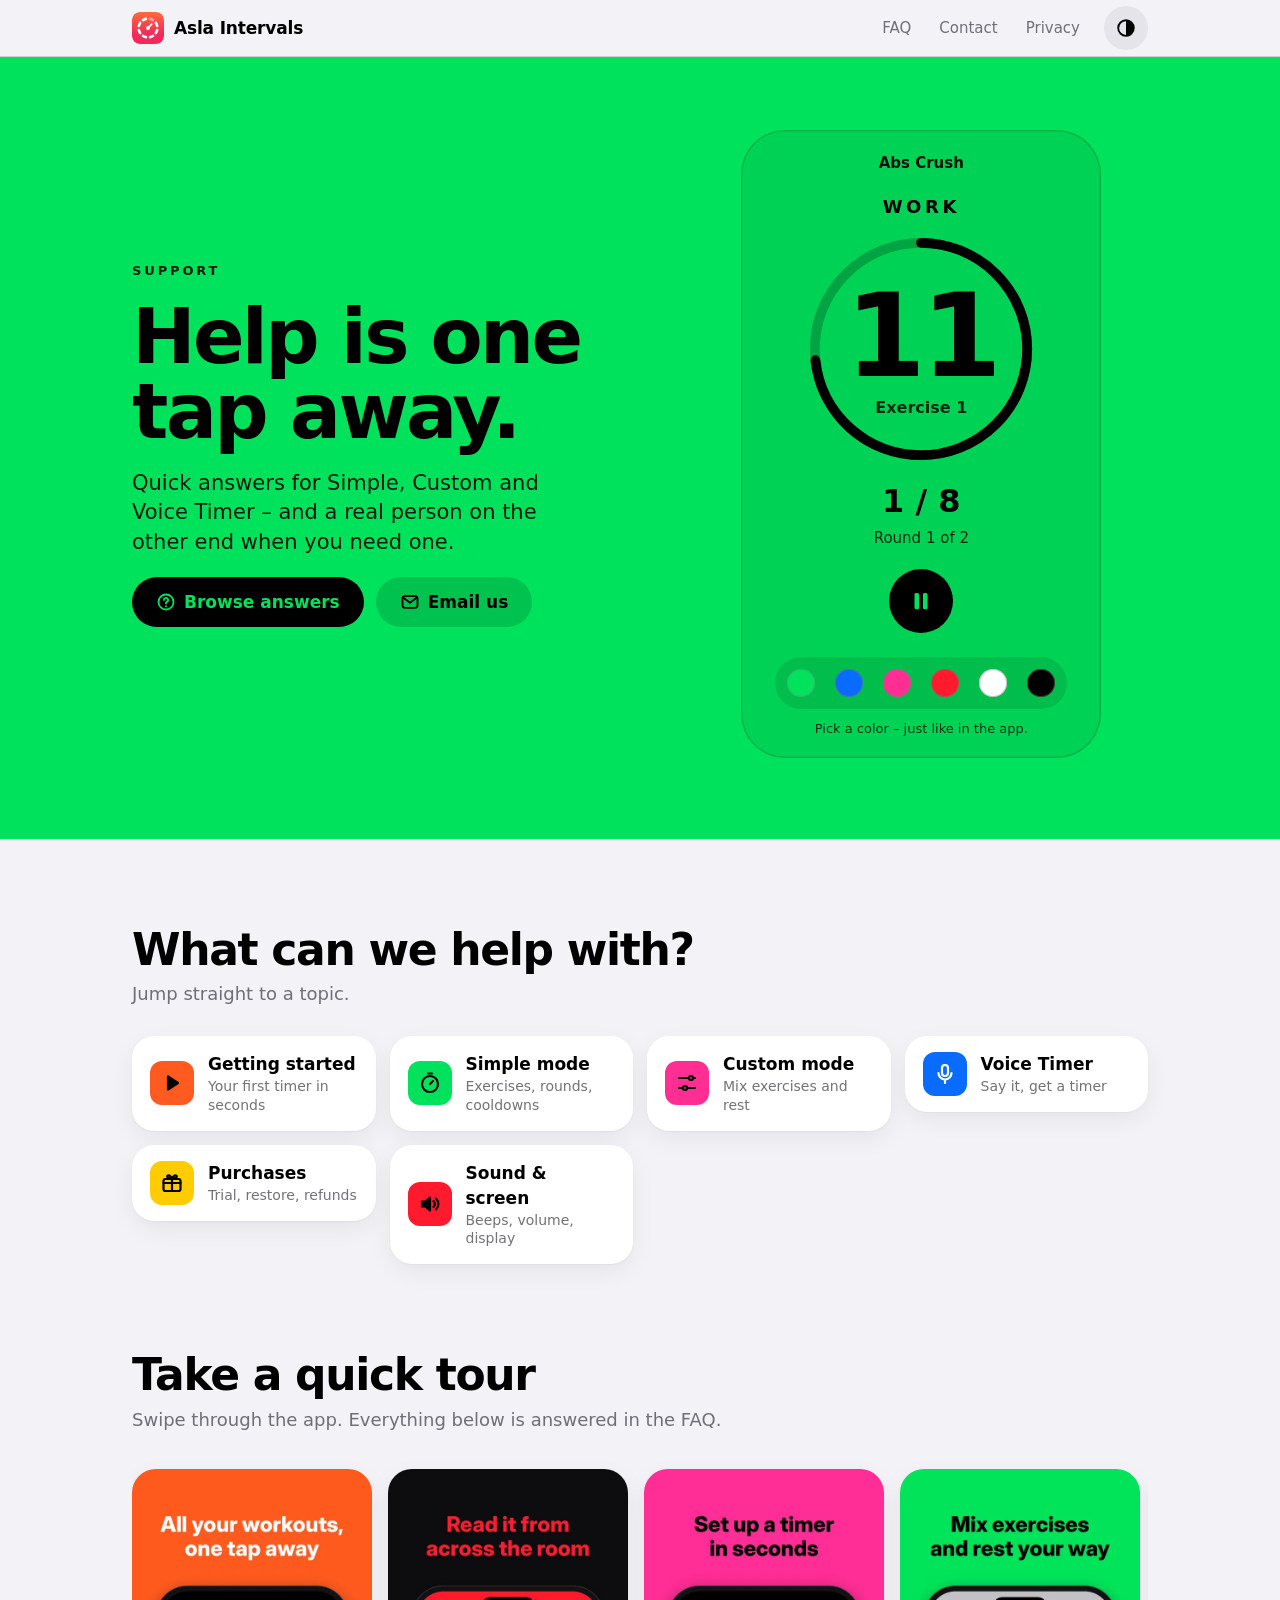
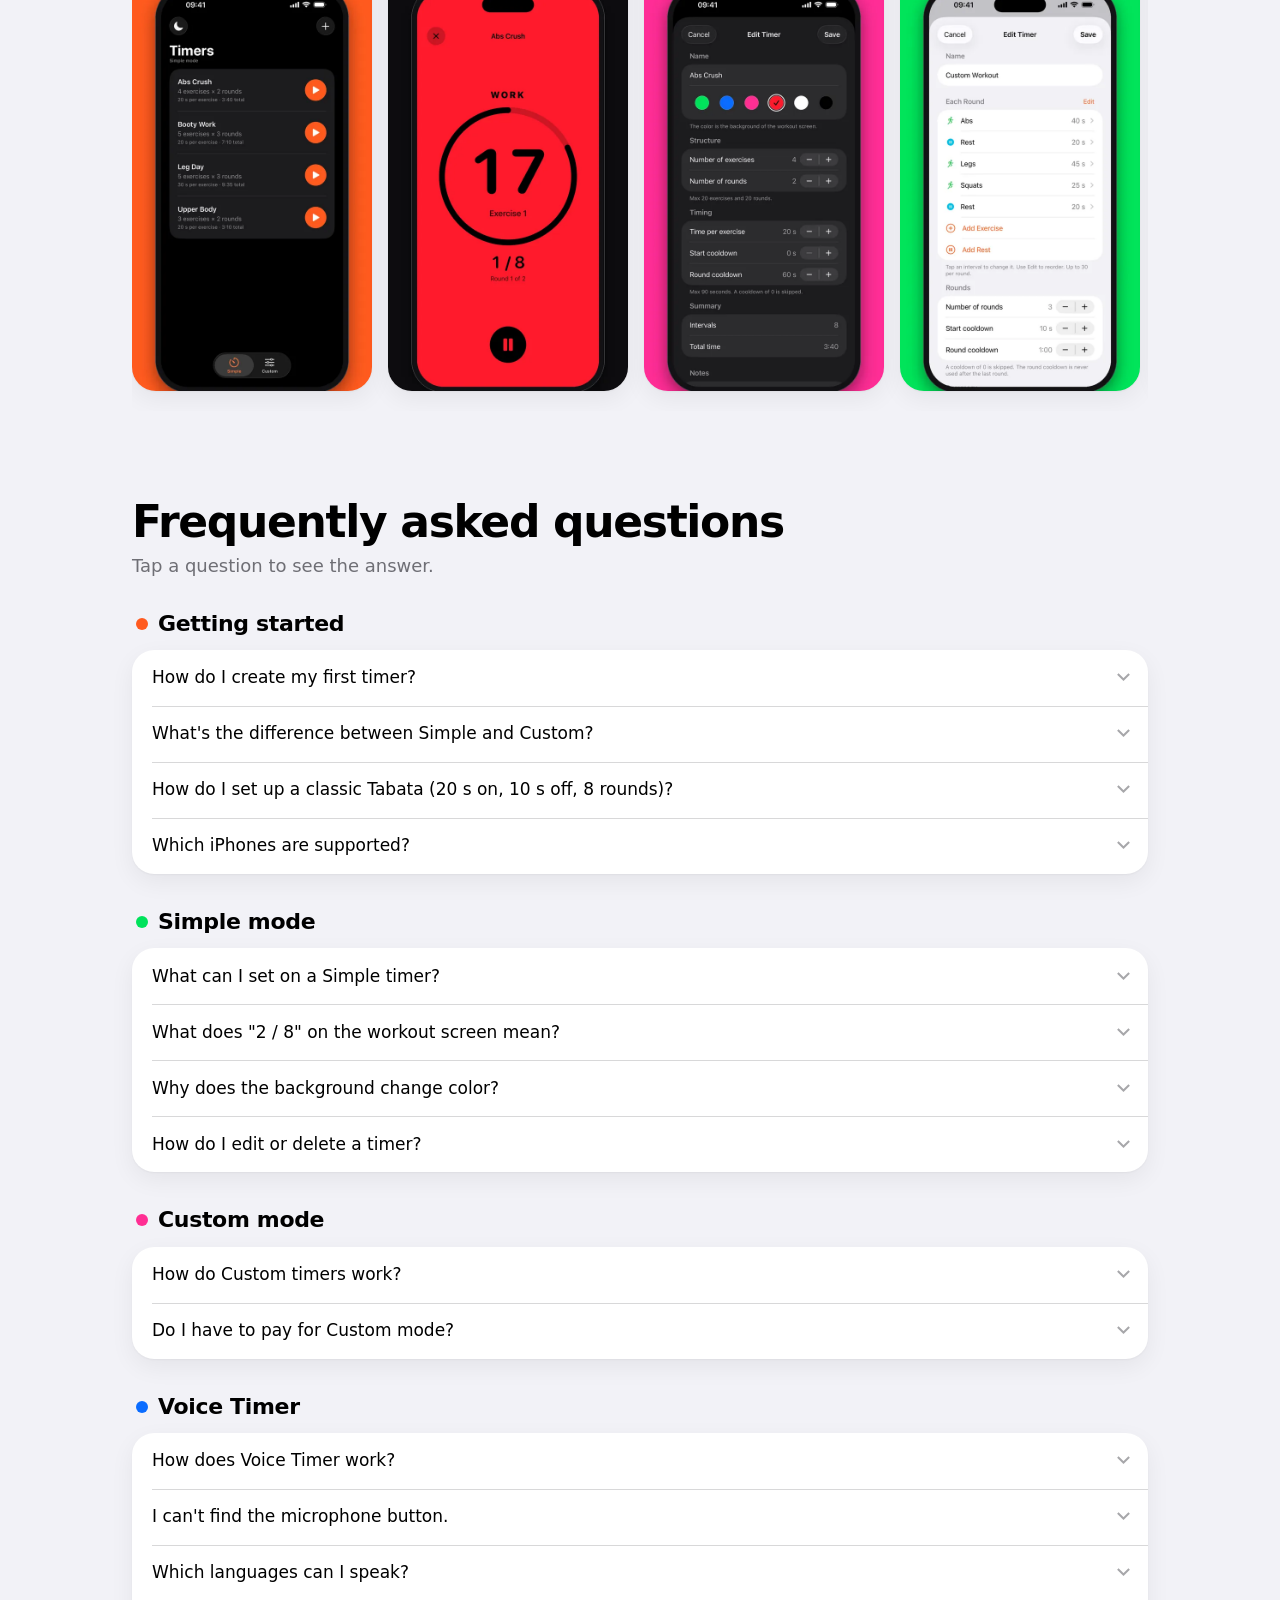
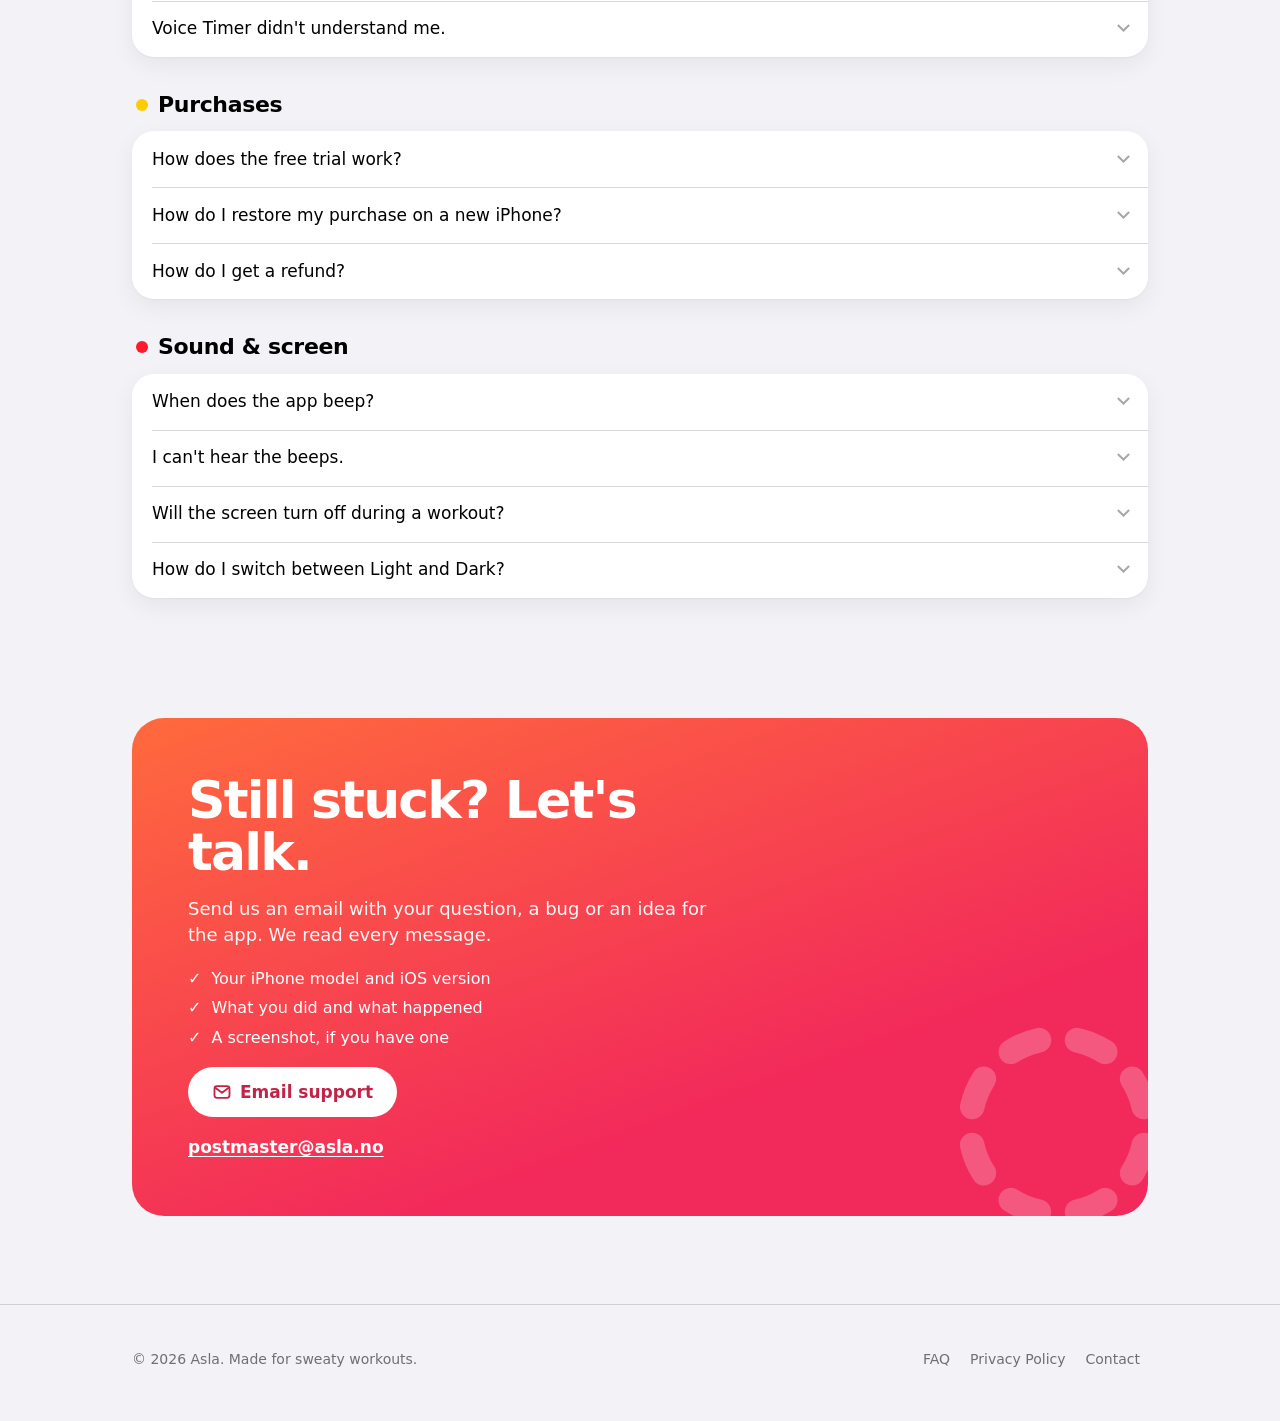
<file: index.html>
<!doctype html>
<html lang="en" class="no-js">
<head>
  <meta charset="utf-8">
  <meta name="viewport" content="width=device-width, initial-scale=1, viewport-fit=cover">
  <title>Asla Intervals Support</title>
  <meta name="description" content="Help, answers and contact for Asla Intervals – the Tabata and interval timer for iPhone.">
  <meta name="theme-color" content="#00e25b">
  <meta name="color-scheme" content="light dark">
  <meta property="og:title" content="Asla Intervals Support">
  <meta property="og:description" content="Help, answers and contact for Asla Intervals – the Tabata and interval timer for iPhone.">
  <meta property="og:image" content="assets/icon-256.png">
  <link rel="icon" href="assets/icon.svg" type="image/svg+xml">
  <link rel="icon" href="assets/favicon-32.png" sizes="32x32" type="image/png">
  <link rel="apple-touch-icon" href="assets/apple-touch-icon.png">
  <link rel="stylesheet" href="style.css">
  <script>
    document.documentElement.classList.remove('no-js');
    try { var t = localStorage.getItem('theme'); if (t === 'light' || t === 'dark') document.documentElement.dataset.theme = t; } catch (e) {}
  </script>
</head>
<body>
  <a class="skip-link" href="#main">Skip to content</a>

  <header class="nav">
    <div class="wrap">
      <a class="brand" href="./" aria-label="Asla Intervals Support, home">
        <img src="assets/icon.svg" alt="" width="32" height="32">
        <span>Asla Intervals</span>
      </a>
      <nav aria-label="Main">
        <ul class="nav-links">
          <li class="hide-sm"><a href="#faq">FAQ</a></li>
          <li><a href="#contact">Contact</a></li>
          <li><a href="privacy.html">Privacy</a></li>
        </ul>
      </nav>
      <button class="icon-button" id="theme-toggle" type="button" aria-label="Appearance: System">
        <svg viewBox="0 0 24 24" fill="none" stroke="currentColor" stroke-width="2" stroke-linecap="round" aria-hidden="true">
          <g class="sun"><circle cx="12" cy="12" r="4.2"/><path d="M12 2.5v2M12 19.5v2M2.5 12h2M19.5 12h2M5.3 5.3l1.4 1.4M17.3 17.3l1.4 1.4M5.3 18.7l1.4-1.4M17.3 6.7l1.4-1.4"/></g>
          <path class="moon" d="M20 14.5A8 8 0 0 1 9.5 4a8 8 0 1 0 10.5 10.5Z" fill="currentColor" stroke="none"/>
          <g class="auto"><circle cx="12" cy="12" r="8.5"/><path d="M12 3.5a8.5 8.5 0 0 1 0 17Z" fill="currentColor" stroke="none"/></g>
        </svg>
      </button>
    </div>
  </header>

  <main id="main">
    <!-- Hero with a live, color-shifting workout screen -->
    <div class="hero" id="hero">
      <div class="wrap">
        <div class="hero-copy">
          <p class="eyebrow">Support</p>
          <h1>Help is one tap away.</h1>
          <p class="lede">Quick answers for Simple, Custom and Voice Timer – and a real person on the other end when you need one.</p>
          <div class="hero-actions">
            <a class="button button-stage" href="#faq">
              <svg viewBox="0 0 24 24" fill="none" stroke="currentColor" stroke-width="2.2" stroke-linecap="round" stroke-linejoin="round" aria-hidden="true"><circle cx="12" cy="12" r="9"/><path d="M9.5 9.5a2.5 2.5 0 1 1 3.5 2.3c-.6.3-1 .9-1 1.6v.4M12 17h.01"/></svg>
              Browse answers
            </a>
            <a class="button button-stage-ghost" href="mailto:postmaster@asla.no?subject=Asla%20Intervals%20support">
              <svg viewBox="0 0 24 24" fill="none" stroke="currentColor" stroke-width="2.2" stroke-linecap="round" stroke-linejoin="round" aria-hidden="true"><rect x="3" y="5" width="18" height="14" rx="3"/><path d="m4 7 8 6 8-6"/></svg>
              Email us
            </a>
          </div>
        </div>

        <figure class="stage" aria-label="Interactive preview of the workout screen">
          <p class="stage-title" aria-hidden="true">Abs Crush</p>
          <p class="phase" id="phase" aria-hidden="true">WORK</p>
          <div class="ring" aria-hidden="true">
            <svg viewBox="0 0 120 120">
              <circle class="track" cx="60" cy="60" r="54" fill="none" stroke-width="5"/>
              <circle class="progress" id="progress" cx="60" cy="60" r="54" fill="none" stroke-width="5" stroke-linecap="round" pathLength="100" stroke-dasharray="100" stroke-dashoffset="0"/>
            </svg>
            <div class="ring-inner">
              <span class="count" id="count">17</span>
              <span class="exercise" id="exercise">Exercise 1</span>
            </div>
          </div>
          <span class="tally" id="tally" aria-hidden="true">1 / 8</span>
          <span class="round" id="round" aria-hidden="true">Round 1 of 2</span>
          <button class="play" id="play" type="button" aria-pressed="false" aria-label="Pause preview">
            <svg class="i-pause" viewBox="0 0 24 24" fill="currentColor" aria-hidden="true"><rect x="6" y="4.5" width="4.2" height="15" rx="1.4"/><rect x="13.8" y="4.5" width="4.2" height="15" rx="1.4"/></svg>
            <svg class="i-play" viewBox="0 0 24 24" fill="currentColor" aria-hidden="true" hidden><path d="M7 4.8v14.4c0 .9 1 1.4 1.7.9l11-7.2a1.1 1.1 0 0 0 0-1.8l-11-7.2C8 3.4 7 3.9 7 4.8Z"/></svg>
          </button>
          <div class="swatches" role="group" aria-label="Workout color">
            <button class="swatch" type="button" style="--c:#00e25b" data-color="green" aria-pressed="false" aria-label="Green"></button>
            <button class="swatch" type="button" style="--c:#0a6cff" data-color="blue" aria-pressed="false" aria-label="Blue"></button>
            <button class="swatch" type="button" style="--c:#ff2e93" data-color="pink" aria-pressed="false" aria-label="Pink"></button>
            <button class="swatch" type="button" style="--c:#ff1a2d" data-color="red" aria-pressed="false" aria-label="Red"></button>
            <button class="swatch" type="button" style="--c:#ffffff" data-color="white" aria-pressed="false" aria-label="White"></button>
            <button class="swatch" type="button" style="--c:#000000" data-color="black" aria-pressed="false" aria-label="Black"></button>
          </div>
          <figcaption class="swatch-hint">Pick a color – just like in the app.</figcaption>
        </figure>
      </div>
    </div>

    <!-- Topics -->
    <section aria-labelledby="topics-title">
      <div class="wrap">
        <div class="section-head reveal">
          <h2 id="topics-title">What can we help with?</h2>
          <p>Jump straight to a topic.</p>
        </div>
        <ul class="topics">
          <li class="reveal"><a class="topic" href="#start" style="--tile:#ff5a1f">
            <span class="glyph"><svg viewBox="0 0 24 24" fill="none" stroke="currentColor" stroke-width="2.2" stroke-linecap="round" stroke-linejoin="round" aria-hidden="true"><path d="M8 5.5v13l10-6.5Z" fill="currentColor"/></svg></span>
            <span><strong>Getting started</strong><span class="sub">Your first timer in seconds</span></span>
          </a></li>
          <li class="reveal"><a class="topic" href="#simple" style="--tile:#00e25b">
            <span class="glyph"><svg viewBox="0 0 24 24" fill="none" stroke="currentColor" stroke-width="2.2" stroke-linecap="round" stroke-linejoin="round" aria-hidden="true"><circle cx="12" cy="13" r="8"/><path d="M12 13l3-3M10 2.5h4"/></svg></span>
            <span><strong>Simple mode</strong><span class="sub">Exercises, rounds, cooldowns</span></span>
          </a></li>
          <li class="reveal"><a class="topic" href="#custom" style="--tile:#ff2e93">
            <span class="glyph"><svg viewBox="0 0 24 24" fill="none" stroke="currentColor" stroke-width="2.2" stroke-linecap="round" aria-hidden="true"><path d="M4 7h10M18 7h2M4 17h4M12 17h8"/><circle cx="16" cy="7" r="2"/><circle cx="10" cy="17" r="2"/></svg></span>
            <span><strong>Custom mode</strong><span class="sub">Mix exercises and rest</span></span>
          </a></li>
          <li class="reveal"><a class="topic" href="#voice" style="--tile:#0a6cff;--tile-on:#fff">
            <span class="glyph"><svg viewBox="0 0 24 24" fill="none" stroke="currentColor" stroke-width="2.2" stroke-linecap="round" stroke-linejoin="round" aria-hidden="true"><rect x="9" y="3" width="6" height="11" rx="3"/><path d="M5.5 11a6.5 6.5 0 0 0 13 0M12 17.5V21"/></svg></span>
            <span><strong>Voice Timer</strong><span class="sub">Say it, get a timer</span></span>
          </a></li>
          <li class="reveal"><a class="topic" href="#purchases" style="--tile:#ffcc00">
            <span class="glyph"><svg viewBox="0 0 24 24" fill="none" stroke="currentColor" stroke-width="2.2" stroke-linecap="round" stroke-linejoin="round" aria-hidden="true"><rect x="3.5" y="8" width="17" height="12" rx="2"/><path d="M3.5 12h17M12 8v12M12 8S10.5 3.5 8 4.5 9 8 12 8Zm0 0s1.5-4.5 4-3.5S15 8 12 8Z"/></svg></span>
            <span><strong>Purchases</strong><span class="sub">Trial, restore, refunds</span></span>
          </a></li>
          <li class="reveal"><a class="topic" href="#sound" style="--tile:#ff1a2d">
            <span class="glyph"><svg viewBox="0 0 24 24" fill="none" stroke="currentColor" stroke-width="2.2" stroke-linecap="round" stroke-linejoin="round" aria-hidden="true"><path d="M4 9.5v5h3.5L12 18.5v-13L7.5 9.5Z" fill="currentColor"/><path d="M15.5 9a4 4 0 0 1 0 6M18 6.5a7.5 7.5 0 0 1 0 11"/></svg></span>
            <span><strong>Sound &amp; screen</strong><span class="sub">Beeps, volume, display</span></span>
          </a></li>
        </ul>
      </div>
    </section>

    <!-- Screenshots -->
    <section aria-labelledby="tour-title">
      <div class="wrap">
        <div class="section-head reveal">
          <h2 id="tour-title">Take a quick tour</h2>
          <p>Swipe through the app. Everything below is answered in the FAQ.</p>
        </div>
        <ul class="gallery" tabindex="0" aria-label="App screenshots, scroll horizontally">
          <li><img src="assets/screens/timers.webp" width="560" height="1218" loading="lazy" alt="Timers list in Simple mode with Abs Crush, Booty Work, Leg Day and Upper Body, each with a Play button."></li>
          <li><img src="assets/screens/countdown.webp" width="560" height="1218" loading="lazy" alt="Red workout screen with a large 17-second countdown, Exercise 1, and 1 / 8 intervals."></li>
          <li><img src="assets/screens/editor.webp" width="560" height="1218" loading="lazy" alt="Edit Timer screen with name, color swatches, number of exercises and rounds, and timing settings."></li>
          <li><img src="assets/screens/custom.webp" width="560" height="1218" loading="lazy" alt="Custom timer editor listing Abs, Rest, Legs, Squats and Rest intervals with their lengths."></li>
          <li><img src="assets/screens/voice.webp" width="560" height="1218" loading="lazy" alt="Voice Timer screen with a microphone button and a text field to describe your workout."></li>
          <li><img src="assets/screens/colors.webp" width="560" height="1218" loading="lazy" alt="The workout screen shown in pink, blue and green."></li>
          <li><img src="assets/screens/light-dark.webp" width="560" height="1218" loading="lazy" alt="The Timers list in Light and Dark appearance side by side."></li>
        </ul>
      </div>
    </section>

    <!-- FAQ -->
    <section id="faq" aria-labelledby="faq-title">
      <div class="wrap">
        <div class="section-head reveal">
          <h2 id="faq-title">Frequently asked questions</h2>
          <p>Tap a question to see the answer.</p>
        </div>

        <div class="faq-group reveal" id="start" style="--tile:#ff5a1f">
          <h3><span class="dot" aria-hidden="true"></span>Getting started</h3>
          <div class="list">
            <details>
              <summary>How do I create my first timer?</summary>
              <div class="answer">
                <ol>
                  <li>Open <strong>Simple</strong> and tap <span class="chip">+</span> in the top-right corner.</li>
                  <li>Give the timer a name, pick a color and set exercises, rounds and time.</li>
                  <li>Tap <strong>Save</strong>, then tap the orange <strong>Play</strong> button to start.</li>
                </ol>
                <p>You can create as many timers as you like.</p>
              </div>
            </details>
            <details>
              <summary>What's the difference between Simple and Custom?</summary>
              <div class="answer">
                <p><strong>Simple</strong> is quick and structured: a number of exercises, all the same length, repeated for a number of rounds.</p>
                <p><strong>Custom</strong> gives you more variety: build a list of named exercises and rests, each with its own length, and repeat it for as many rounds as you need.</p>
              </div>
            </details>
            <details>
              <summary>How do I set up a classic Tabata (20 s on, 10 s off, 8 rounds)?</summary>
              <div class="answer">
                <p>Use <strong>Custom</strong>: add one exercise of 20 seconds and one rest of 10 seconds, then set the number of rounds to 8. The rest at the very end of the workout is skipped automatically.</p>
                <p>With Voice Timer you can simply say <em>"8 rounds of 20 seconds work and 10 seconds rest"</em>.</p>
              </div>
            </details>
            <details>
              <summary>Which iPhones are supported?</summary>
              <div class="answer">
                <p>Asla Intervals runs on iPhone with iOS 17 or later. Voice Timer needs iOS 26 and an iPhone with Apple Intelligence turned on.</p>
              </div>
            </details>
          </div>
        </div>

        <div class="faq-group reveal" id="simple" style="--tile:#00e25b">
          <h3><span class="dot" aria-hidden="true"></span>Simple mode</h3>
          <div class="list">
            <details>
              <summary>What can I set on a Simple timer?</summary>
              <div class="answer">
                <ul>
                  <li><strong>Number of exercises:</strong> 1–20</li>
                  <li><strong>Number of rounds:</strong> 1–20</li>
                  <li><strong>Time per exercise:</strong> 5–90 seconds</li>
                  <li><strong>Start cooldown:</strong> 0–90 seconds, before the first exercise</li>
                  <li><strong>Round cooldown:</strong> 0–90 seconds, between rounds</li>
                </ul>
                <p>A cooldown set to 0 is skipped, and the round cooldown is never used after the last round.</p>
              </div>
            </details>
            <details>
              <summary>What does "2 / 8" on the workout screen mean?</summary>
              <div class="answer">
                <p>The first number is the interval you're on. The second is the total number of intervals – exercises × rounds. With 4 exercises and 2 rounds you'll see 1 / 8 through 8 / 8. Below it you'll see which round you're in.</p>
              </div>
            </details>
            <details>
              <summary>Why does the background change color?</summary>
              <div class="answer">
                <p>Each timer has its own workout color: Green, Blue, Pink, Red, White or Black. The color is at full strength while you work and dimmed during get ready and rest, so you can tell the phase from across the room. Text and the ring switch between black and white for the best contrast.</p>
              </div>
            </details>
            <details>
              <summary>How do I edit or delete a timer?</summary>
              <div class="answer">
                <p>Tap a timer to edit it. Or swipe left on it to choose <strong>Edit</strong> or <strong>Delete</strong>.</p>
              </div>
            </details>
          </div>
        </div>

        <div class="faq-group reveal" id="custom" style="--tile:#ff2e93">
          <h3><span class="dot" aria-hidden="true"></span>Custom mode</h3>
          <div class="list">
            <details>
              <summary>How do Custom timers work?</summary>
              <div class="answer">
                <p>A Custom timer is a list of exercises and rests that make up one round. Each one has its own name and length (5 seconds to 10 minutes), with up to 30 per round. Repeat the round 1–20 times, with an optional start cooldown and round cooldown of up to 300 seconds.</p>
                <p>Tap an interval to change it, and use <strong>Edit</strong> to reorder.</p>
              </div>
            </details>
            <details>
              <summary>Do I have to pay for Custom mode?</summary>
              <div class="answer">
                <p>No. Building Custom timers by hand is free. Only Voice Timer, which creates timers from what you say, is a purchase.</p>
              </div>
            </details>
          </div>
        </div>

        <div class="faq-group reveal" id="voice" style="--tile:#0a6cff">
          <h3><span class="dot" aria-hidden="true"></span>Voice Timer</h3>
          <div class="list">
            <details>
              <summary>How does Voice Timer work?</summary>
              <div class="answer">
                <p>In Custom mode, tap the microphone and describe your workout, for example <em>"4 rounds of 40 seconds burpees and 20 seconds rest"</em>. You can also type it. Apple Intelligence turns it into a timer that opens in the editor, so you can check it before saving.</p>
              </div>
            </details>
            <details>
              <summary>I can't find the microphone button.</summary>
              <div class="answer">
                <p>Voice Timer needs iOS 26 and an iPhone with Apple Intelligence turned on. On other iPhones the button is hidden – everything else in the app still works.</p>
                <p>To check, open <strong>Settings → Apple Intelligence &amp; Siri</strong> on your iPhone.</p>
              </div>
            </details>
            <details>
              <summary>Which languages can I speak?</summary>
              <div class="answer">
                <p>Norwegian and English. If your iPhone is set to another language, Voice Timer listens in English.</p>
              </div>
            </details>
            <details>
              <summary>Voice Timer didn't understand me.</summary>
              <div class="answer">
                <ul>
                  <li>Say the number of rounds and the length of each part, like <em>"3 rounds of 30 seconds squats, 15 seconds rest"</em>.</li>
                  <li>Speak in a quiet place, or type the workout instead.</li>
                  <li>Check that Asla Intervals has access to the Microphone and Speech Recognition in <strong>Settings → Apps → Asla Intervals</strong>.</li>
                </ul>
                <p>You can always adjust the result in the editor before saving.</p>
              </div>
            </details>
          </div>
        </div>

        <div class="faq-group reveal" id="purchases" style="--tile:#ffcc00">
          <h3><span class="dot" aria-hidden="true"></span>Purchases</h3>
          <div class="list">
            <details>
              <summary>How does the free trial work?</summary>
              <div class="answer">
                <p>Voice Timer comes with a free 14-day trial. After that it's a one-time purchase – no subscription. The rest of the app is free.</p>
              </div>
            </details>
            <details>
              <summary>How do I restore my purchase on a new iPhone?</summary>
              <div class="answer">
                <p>Sign in with the same Apple Account you bought with, open Voice Timer and tap <strong>Restore Purchases</strong>.</p>
              </div>
            </details>
            <details>
              <summary>How do I get a refund?</summary>
              <div class="answer">
                <p>Purchases are handled by Apple, so refunds are too. Request one at <a href="https://reportaproblem.apple.com" rel="noopener">reportaproblem.apple.com</a>.</p>
              </div>
            </details>
          </div>
        </div>

        <div class="faq-group reveal" id="sound" style="--tile:#ff1a2d">
          <h3><span class="dot" aria-hidden="true"></span>Sound &amp; screen</h3>
          <div class="list">
            <details>
              <summary>When does the app beep?</summary>
              <div class="answer">
                <p>Three beeps play on the last three seconds of every interval, and a longer tone plays when the workout is done.</p>
              </div>
            </details>
            <details>
              <summary>I can't hear the beeps.</summary>
              <div class="answer">
                <p>Beeps play even with the silent switch on and mix with your music. If you can't hear them:</p>
                <ul>
                  <li>Turn up the volume with the side buttons while a workout is running.</li>
                  <li>Check that your headphones or speaker are connected to the iPhone.</li>
                  <li>Turn off Focus modes that silence media, then try again.</li>
                </ul>
              </div>
            </details>
            <details>
              <summary>Will the screen turn off during a workout?</summary>
              <div class="answer">
                <p>No. The screen stays awake while a workout is running, and goes back to normal when you stop.</p>
              </div>
            </details>
            <details>
              <summary>How do I switch between Light and Dark?</summary>
              <div class="answer">
                <p>Tap the sun or moon button in the top-left corner. Touch and hold it to choose <strong>Use System Setting</strong> again. The workout screen always uses the timer's own color.</p>
              </div>
            </details>
          </div>
        </div>
      </div>
    </section>

    <!-- Contact -->
    <section id="contact" aria-labelledby="contact-title">
      <div class="wrap">
        <div class="contact reveal">
          <svg class="rings" viewBox="0 0 1024 1024" aria-hidden="true"><g fill="none" stroke="#fff" stroke-width="84" stroke-linecap="round"><path d="M577.04,219.14 A300,300 0 0 1 673.10,258.92"/><path d="M765.08,350.90 A300,300 0 0 1 804.86,446.96"/><path d="M804.86,577.04 A300,300 0 0 1 765.08,673.10"/><path d="M673.10,765.08 A300,300 0 0 1 577.04,804.86"/><path d="M446.96,804.86 A300,300 0 0 1 350.90,765.08"/><path d="M258.92,673.10 A300,300 0 0 1 219.14,577.04"/><path d="M219.14,446.96 A300,300 0 0 1 258.92,350.90"/><path d="M350.90,258.92 A300,300 0 0 1 446.96,219.14"/></g></svg>
          <h2 id="contact-title">Still stuck? Let's talk.</h2>
          <p>Send us an email with your question, a bug or an idea for the app. We read every message.</p>
          <ul class="tips">
            <li>Your iPhone model and iOS version</li>
            <li>What you did and what happened</li>
            <li>A screenshot, if you have one</li>
          </ul>
          <a class="button" href="mailto:postmaster@asla.no?subject=Asla%20Intervals%20support">
            <svg viewBox="0 0 24 24" fill="none" stroke="currentColor" stroke-width="2.2" stroke-linecap="round" stroke-linejoin="round" aria-hidden="true"><rect x="3" y="5" width="18" height="14" rx="3"/><path d="m4 7 8 6 8-6"/></svg>
            Email support
          </a>
          <a class="address" href="mailto:postmaster@asla.no">postmaster@asla.no</a>
        </div>
      </div>
    </section>
  </main>

  <footer>
    <div class="wrap">
      <span>© <span id="year">2026</span> Asla. Made for sweaty workouts.</span>
      <nav aria-label="Footer">
        <a href="#faq">FAQ</a>
        <a href="privacy.html">Privacy Policy</a>
        <a href="mailto:postmaster@asla.no">Contact</a>
      </nav>
    </div>
  </footer>

  <script src="script.js" defer></script>
</body>
</html>
</file>
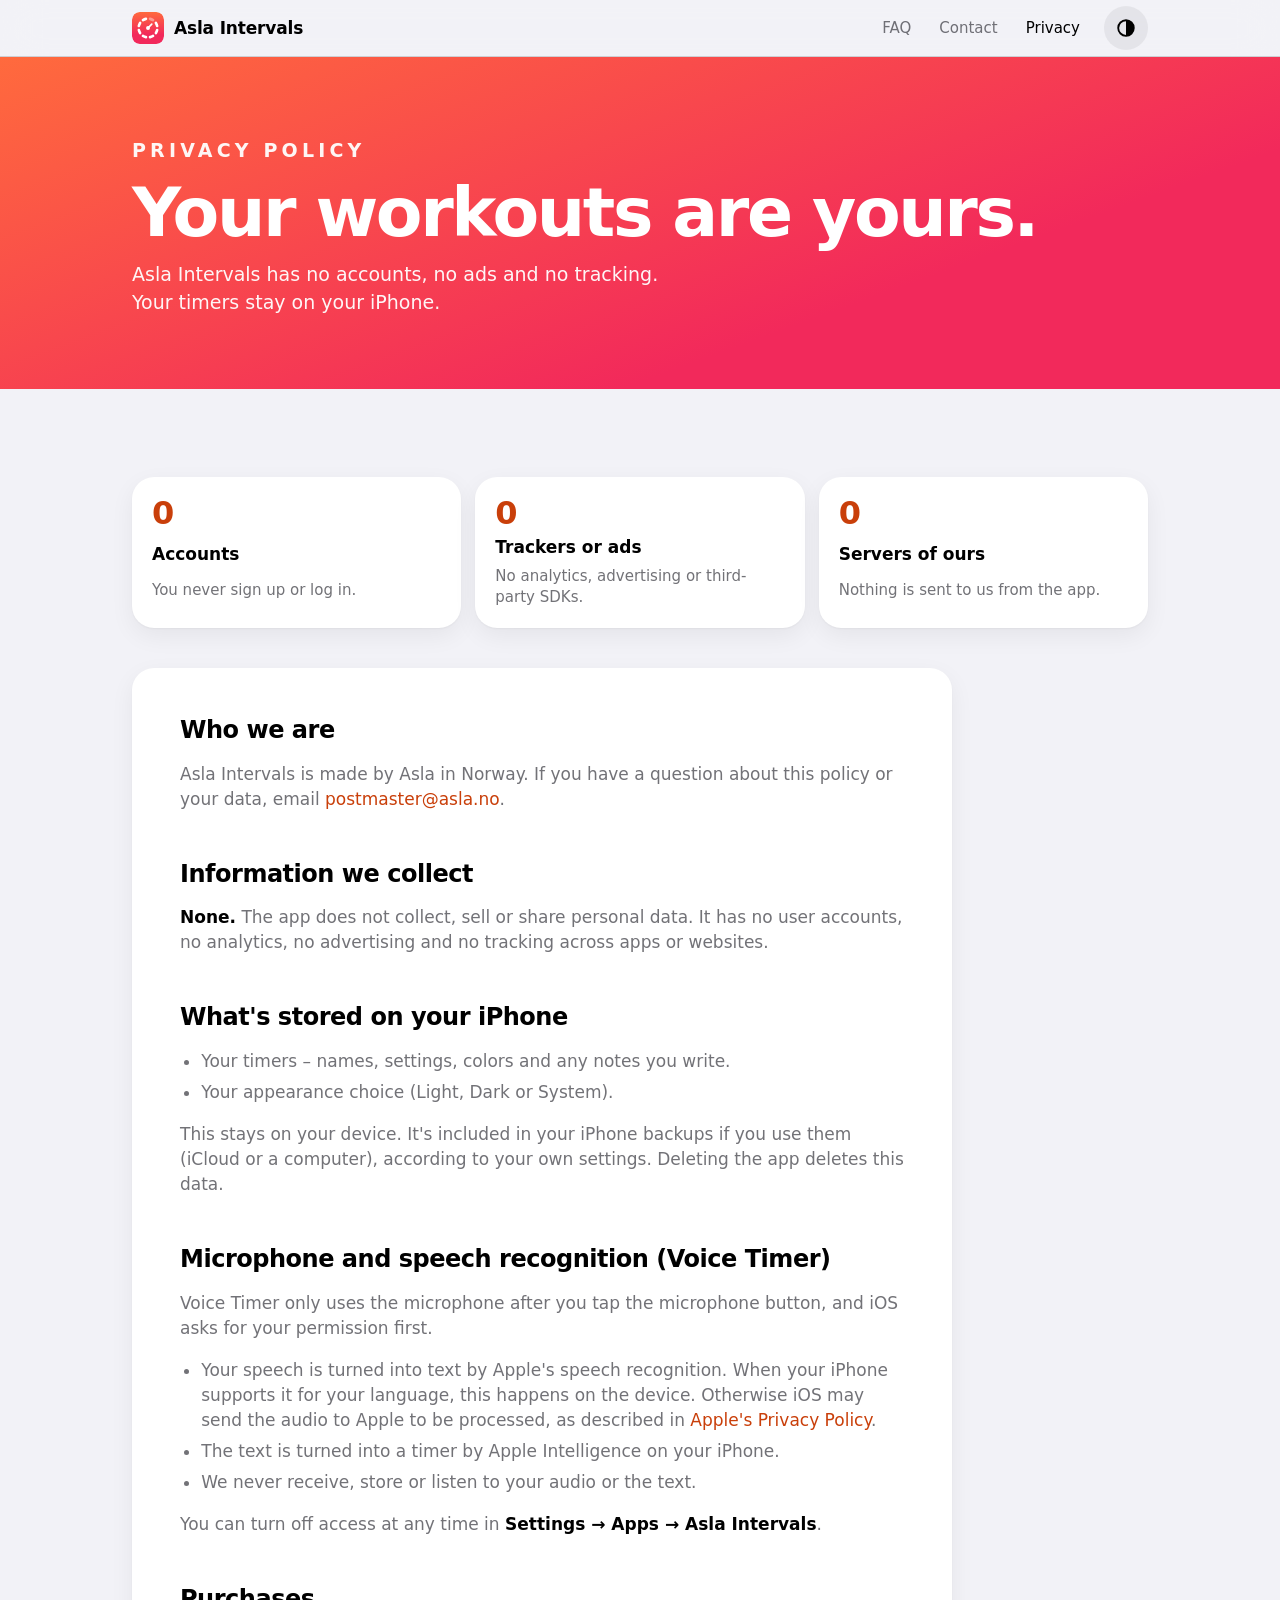
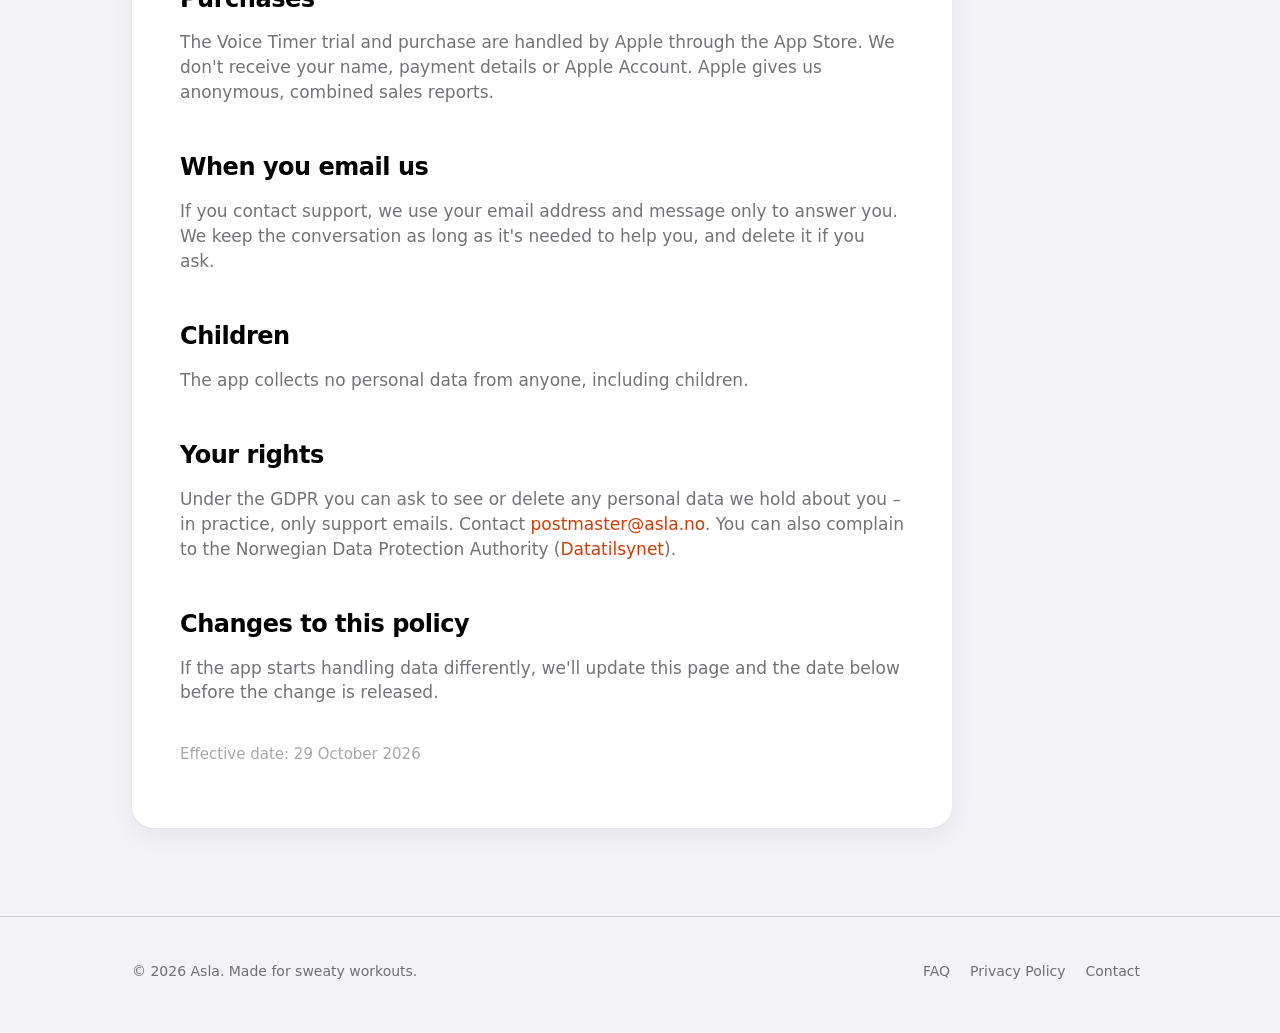
<file: privacy.html>
<!doctype html>
<html lang="en" class="no-js">
<head>
  <meta charset="utf-8">
  <meta name="viewport" content="width=device-width, initial-scale=1, viewport-fit=cover">
  <title>Asla Intervals Privacy</title>
  <meta name="description" content="Privacy Policy for Asla Intervals. No accounts, no tracking, no ads – your timers stay on your iPhone.">
  <meta name="theme-color" content="#ff6a3d">
  <meta name="color-scheme" content="light dark">
  <link rel="icon" href="assets/icon.svg" type="image/svg+xml">
  <link rel="icon" href="assets/favicon-32.png" sizes="32x32" type="image/png">
  <link rel="apple-touch-icon" href="assets/apple-touch-icon.png">
  <link rel="stylesheet" href="style.css">
  <script>
    document.documentElement.classList.remove('no-js');
    try { var t = localStorage.getItem('theme'); if (t === 'light' || t === 'dark') document.documentElement.dataset.theme = t; } catch (e) {}
  </script>
</head>
<body>
  <a class="skip-link" href="#main">Skip to content</a>

  <header class="nav">
    <div class="wrap">
      <a class="brand" href="./" aria-label="Asla Intervals Support, home">
        <img src="assets/icon.svg" alt="" width="32" height="32">
        <span>Asla Intervals</span>
      </a>
      <nav aria-label="Main">
        <ul class="nav-links">
          <li class="hide-sm"><a href="./#faq">FAQ</a></li>
          <li><a href="./#contact">Contact</a></li>
          <li><a href="privacy.html" aria-current="page">Privacy</a></li>
        </ul>
      </nav>
      <button class="icon-button" id="theme-toggle" type="button" aria-label="Appearance: System">
        <svg viewBox="0 0 24 24" fill="none" stroke="currentColor" stroke-width="2" stroke-linecap="round" aria-hidden="true">
          <g class="sun"><circle cx="12" cy="12" r="4.2"/><path d="M12 2.5v2M12 19.5v2M2.5 12h2M19.5 12h2M5.3 5.3l1.4 1.4M17.3 17.3l1.4 1.4M5.3 18.7l1.4-1.4M17.3 6.7l1.4-1.4"/></g>
          <path class="moon" d="M20 14.5A8 8 0 0 1 9.5 4a8 8 0 1 0 10.5 10.5Z" fill="currentColor" stroke="none"/>
          <g class="auto"><circle cx="12" cy="12" r="8.5"/><path d="M12 3.5a8.5 8.5 0 0 1 0 17Z" fill="currentColor" stroke="none"/></g>
        </svg>
      </button>
    </div>
  </header>

  <main id="main">
    <div class="page-hero">
      <div class="wrap">
        <p class="eyebrow">Privacy Policy</p>
        <h1>Your workouts are yours.</h1>
        <p>Asla Intervals has no accounts, no ads and no tracking. Your timers stay on your iPhone.</p>
      </div>
    </div>

    <section aria-labelledby="privacy-title">
      <div class="wrap">
        <h2 id="privacy-title" class="visually-hidden">Privacy at a glance</h2>
        <ul class="summary-cards">
          <li class="reveal"><span class="big">0</span><strong>Accounts</strong><span>You never sign up or log in.</span></li>
          <li class="reveal"><span class="big">0</span><strong>Trackers or ads</strong><span>No analytics, advertising or third-party SDKs.</span></li>
          <li class="reveal"><span class="big">0</span><strong>Servers of ours</strong><span>Nothing is sent to us from the app.</span></li>
        </ul>

        <article class="prose reveal">
          <h2>Who we are</h2>
          <p>Asla Intervals is made by Asla in Norway. If you have a question about this policy or your data, email <a href="mailto:postmaster@asla.no">postmaster@asla.no</a>.</p>

          <h2>Information we collect</h2>
          <p><strong>None.</strong> The app does not collect, sell or share personal data. It has no user accounts, no analytics, no advertising and no tracking across apps or websites.</p>

          <h2>What's stored on your iPhone</h2>
          <ul>
            <li>Your timers – names, settings, colors and any notes you write.</li>
            <li>Your appearance choice (Light, Dark or System).</li>
          </ul>
          <p>This stays on your device. It's included in your iPhone backups if you use them (iCloud or a computer), according to your own settings. Deleting the app deletes this data.</p>

          <h2>Microphone and speech recognition (Voice Timer)</h2>
          <p>Voice Timer only uses the microphone after you tap the microphone button, and iOS asks for your permission first.</p>
          <ul>
            <li>Your speech is turned into text by Apple's speech recognition. When your iPhone supports it for your language, this happens on the device. Otherwise iOS may send the audio to Apple to be processed, as described in <a href="https://www.apple.com/legal/privacy/" rel="noopener">Apple's Privacy Policy</a>.</li>
            <li>The text is turned into a timer by Apple Intelligence on your iPhone.</li>
            <li>We never receive, store or listen to your audio or the text.</li>
          </ul>
          <p>You can turn off access at any time in <strong>Settings → Apps → Asla Intervals</strong>.</p>

          <h2>Purchases</h2>
          <p>The Voice Timer trial and purchase are handled by Apple through the App Store. We don't receive your name, payment details or Apple Account. Apple gives us anonymous, combined sales reports.</p>

          <h2>When you email us</h2>
          <p>If you contact support, we use your email address and message only to answer you. We keep the conversation as long as it's needed to help you, and delete it if you ask.</p>

          <h2>Children</h2>
          <p>The app collects no personal data from anyone, including children.</p>

          <h2>Your rights</h2>
          <p>Under the GDPR you can ask to see or delete any personal data we hold about you – in practice, only support emails. Contact <a href="mailto:postmaster@asla.no">postmaster@asla.no</a>. You can also complain to the Norwegian Data Protection Authority (<a href="https://www.datatilsynet.no/en/" rel="noopener">Datatilsynet</a>).</p>

          <h2>Changes to this policy</h2>
          <p>If the app starts handling data differently, we'll update this page and the date below before the change is released.</p>

          <p class="meta">Effective date: 29 October 2026</p>
        </article>
      </div>
    </section>
  </main>

  <footer>
    <div class="wrap">
      <span>© <span id="year">2026</span> Asla. Made for sweaty workouts.</span>
      <nav aria-label="Footer">
        <a href="./#faq">FAQ</a>
        <a href="privacy.html">Privacy Policy</a>
        <a href="mailto:postmaster@asla.no">Contact</a>
      </nav>
    </div>
  </footer>

  <script src="script.js" defer></script>
</body>
</html>
</file>
<file: style.css>
/* Asla Intervals – support site
   Colors mirror the app: workout colors from WorkoutColor.swift,
   accent from AccentColor (#FF5A1F), grouped backgrounds from iOS. */

:root {
  color-scheme: light;
  --bg: #f2f2f7;
  --card: #ffffff;
  --card-raised: #ffffff;
  --label: #000000;
  --secondary: rgba(60, 60, 67, 0.72);
  --tertiary: rgba(60, 60, 67, 0.45);
  --separator: rgba(60, 60, 67, 0.2);
  --fill: rgba(120, 120, 128, 0.12);
  --accent: #ff5a1f;
  --accent-text: #c93f0a;
  --accent-button: #cf420a;
  --nav-bg: rgba(242, 242, 247, 0.78);
  --shadow: 0 1px 2px rgba(0, 0, 0, 0.04), 0 8px 24px rgba(0, 0, 0, 0.06);

  /* Live "workout screen" in the hero – updated by script.js */
  --stage: #00e25b;
  --on-stage: #000000;

  --radius-card: 22px;
  --radius-row: 14px;
  --gutter: clamp(16px, 4vw, 32px);
  --max: 1080px;

  --font: -apple-system, BlinkMacSystemFont, "SF Pro Text", "SF Pro Display", system-ui, "Segoe UI", Roboto, "Helvetica Neue", Arial, sans-serif;
  --font-rounded: ui-rounded, "SF Pro Rounded", -apple-system, BlinkMacSystemFont, system-ui, sans-serif;
}

@media (prefers-color-scheme: dark) {
  :root:not([data-theme="light"]) {
    color-scheme: dark;
    --bg: #000000;
    --card: #1c1c1e;
    --card-raised: #2c2c2e;
    --label: #ffffff;
    --secondary: rgba(235, 235, 245, 0.68);
    --tertiary: rgba(235, 235, 245, 0.4);
    --separator: rgba(84, 84, 88, 0.6);
    --fill: rgba(120, 120, 128, 0.24);
    --accent-text: #ff7a45;
    --nav-bg: rgba(0, 0, 0, 0.72);
    --shadow: none;
  }
}
:root[data-theme="dark"] {
  color-scheme: dark;
  --bg: #000000;
  --card: #1c1c1e;
  --card-raised: #2c2c2e;
  --label: #ffffff;
  --secondary: rgba(235, 235, 245, 0.68);
  --tertiary: rgba(235, 235, 245, 0.4);
  --separator: rgba(84, 84, 88, 0.6);
  --fill: rgba(120, 120, 128, 0.24);
  --accent-text: #ff7a45;
  --nav-bg: rgba(0, 0, 0, 0.72);
  --shadow: none;
}

*, *::before, *::after { box-sizing: border-box; }

html {
  -webkit-text-size-adjust: 100%;
  text-size-adjust: 100%;
  scroll-behavior: smooth;
  scroll-padding-top: 72px;
}

body {
  margin: 0;
  background: var(--bg);
  color: var(--label);
  font-family: var(--font);
  font-size: 1.0625rem; /* 17pt – iOS body */
  line-height: 1.47;
  -webkit-font-smoothing: antialiased;
  overflow-x: hidden;
}

img { max-width: 100%; display: block; }

a { color: var(--accent-text); text-decoration: none; }
a:hover { text-decoration: underline; }

:focus-visible {
  outline: 3px solid var(--accent);
  outline-offset: 3px;
  border-radius: 8px;
}

.visually-hidden {
  position: absolute !important;
  width: 1px; height: 1px;
  padding: 0; margin: -1px;
  overflow: hidden; clip: rect(0 0 0 0);
  white-space: nowrap; border: 0;
}

.skip-link {
  position: absolute;
  left: 16px; top: -60px;
  z-index: 100;
  background: var(--label);
  color: var(--bg);
  padding: 12px 16px;
  border-radius: 12px;
  font-weight: 600;
}
.skip-link:focus { top: 12px; }

.wrap {
  width: 100%;
  max-width: var(--max);
  margin: 0 auto;
  padding: 0 var(--gutter);
}

/* ---------- Navigation bar ---------- */

.nav {
  position: sticky;
  top: 0;
  z-index: 50;
  background: var(--nav-bg);
  -webkit-backdrop-filter: saturate(180%) blur(20px);
  backdrop-filter: saturate(180%) blur(20px);
  border-bottom: 0.5px solid var(--separator);
}
.nav .wrap {
  display: flex;
  align-items: center;
  gap: 12px;
  min-height: 56px;
}
.brand {
  display: inline-flex;
  align-items: center;
  gap: 10px;
  color: var(--label);
  font-weight: 700;
  font-size: 1.0625rem;
  letter-spacing: -0.01em;
  min-height: 44px;
  margin-right: auto;
  white-space: nowrap;
}
.brand:hover { text-decoration: none; }
.brand img { width: 32px; height: 32px; border-radius: 8px; }

.nav-links {
  display: flex;
  align-items: center;
  gap: 4px;
  list-style: none;
  margin: 0; padding: 0;
}
.nav-links a {
  display: inline-flex;
  align-items: center;
  min-height: 44px;
  padding: 0 12px;
  border-radius: 999px;
  color: var(--secondary);
  font-weight: 500;
  font-size: 0.9375rem;
}
.nav-links a:hover { color: var(--label); text-decoration: none; background: var(--fill); }
.nav-links a[aria-current="page"] { color: var(--label); }

.icon-button {
  display: inline-grid;
  place-items: center;
  width: 44px; height: 44px;
  border-radius: 50%;
  border: 0;
  background: var(--fill);
  color: var(--label);
  cursor: pointer;
  flex: none;
  transition: transform 0.2s ease, background 0.2s ease;
}
.icon-button:hover { transform: scale(1.06); }
.icon-button:active { transform: scale(0.94); }
.icon-button svg { width: 22px; height: 22px; }
#theme-toggle .sun, #theme-toggle .moon { display: none; }
#theme-toggle[data-mode="light"] .sun { display: inline; }
#theme-toggle[data-mode="dark"] .moon { display: inline; }
#theme-toggle[data-mode="light"] .auto, #theme-toggle[data-mode="dark"] .auto { display: none; }

@media (max-width: 520px) {
  .nav-links .hide-sm { display: none; }
  .brand span { font-size: 1rem; }
}

/* ---------- Buttons ---------- */

.button {
  display: inline-flex;
  align-items: center;
  justify-content: center;
  gap: 8px;
  min-height: 50px;
  padding: 0 24px;
  border-radius: 999px;
  border: 0;
  font: inherit;
  font-weight: 600;
  font-size: 1.0625rem;
  cursor: pointer;
  transition: transform 0.2s cubic-bezier(.2,.8,.2,1), background 0.3s ease, color 0.3s ease, box-shadow 0.2s ease;
}
.button:hover { text-decoration: none; transform: translateY(-1px); }
.button:active { transform: scale(0.97); }
.button svg { width: 20px; height: 20px; flex: none; }

.button-primary { background: var(--accent-button); color: #fff; }
.button-primary:hover { box-shadow: 0 8px 24px rgba(207, 66, 10, 0.35); }

/* ---------- Hero: live workout screen ---------- */

.hero {
  background: var(--stage);
  color: var(--on-stage);
  transition: background-color 0.7s ease, color 0.7s ease;
  overflow: hidden;
  position: relative;
}
.hero .wrap {
  display: grid;
  grid-template-columns: minmax(0, 1.1fr) minmax(0, 1fr);
  align-items: center;
  gap: clamp(28px, 5vw, 64px);
  padding-top: clamp(32px, 5vw, 56px);
  padding-bottom: clamp(40px, 6vw, 64px);
}
.hero .wrap > * { min-width: 0; }
@media (max-width: 820px) {
  .hero .wrap { grid-template-columns: minmax(0, 1fr); text-align: center; }
  .hero-copy { justify-items: center; }
}

.hero-copy { display: grid; gap: 20px; }

.eyebrow {
  font-family: var(--font-rounded);
  font-weight: 800;
  font-size: 0.8125rem;
  letter-spacing: 0.22em;
  text-transform: uppercase;
  opacity: 0.85;
  margin: 0;
}

.hero h1 {
  margin: 0;
  font-size: clamp(2.5rem, 10vw, 4.75rem);
  overflow-wrap: break-word;
  line-height: 0.98;
  font-weight: 800;
  letter-spacing: -0.035em;
  text-wrap: balance;
}

.hero .lede {
  margin: 0;
  font-size: clamp(1.0625rem, 2.2vw, 1.3125rem);
  line-height: 1.4;
  max-width: 34ch;
  opacity: 0.88;
}

.hero-actions { display: flex; flex-wrap: wrap; gap: 12px; }
@media (max-width: 820px) { .hero-actions { justify-content: center; } }

.button-stage {
  background: var(--on-stage);
  color: var(--stage);
}
.button-stage-ghost {
  background: color-mix(in srgb, var(--on-stage) 14%, transparent);
  color: var(--on-stage);
}

/* The phone-sized "workout screen" */
.stage {
  position: relative;
  justify-self: center;
  width: min(100%, 360px);
  display: grid;
  justify-items: center;
  gap: 10px;
  padding: 22px 16px 20px;
  border-radius: 44px;
  background: color-mix(in srgb, var(--on-stage) 7%, transparent);
  box-shadow: inset 0 0 0 1.5px color-mix(in srgb, var(--on-stage) 14%, transparent);
  font-family: var(--font-rounded);
}
.stage-title { font-family: var(--font); font-weight: 600; font-size: 0.9375rem; opacity: 0.9; margin: 0; }
.phase {
  font-weight: 800;
  letter-spacing: 0.2em;
  font-size: 1.125rem;
  margin: 10px 0 0;
  min-height: 1.5em;
}
.ring {
  position: relative;
  width: min(68vw, 236px);
  aspect-ratio: 1;
  display: grid;
  place-items: center;
}
.ring svg { position: absolute; inset: 0; width: 100%; height: 100%; transform: rotate(-90deg); }
.ring .track { stroke: color-mix(in srgb, var(--on-stage) 22%, transparent); }
.ring .progress {
  stroke: var(--on-stage);
  transition: stroke-dashoffset 1s linear, stroke 0.7s ease;
}
.ring-inner { display: grid; justify-items: center; gap: 2px; z-index: 1; }
.count {
  font-size: clamp(5rem, 22vw, 7.25rem);
  font-weight: 800;
  line-height: 1;
  letter-spacing: -0.04em;
  font-variant-numeric: tabular-nums;
}
.count.beep { animation: beep 0.5s cubic-bezier(.2,.8,.2,1); }
@keyframes beep {
  0% { transform: scale(1); }
  35% { transform: scale(1.12); }
  100% { transform: scale(1); }
}
.exercise { font-family: var(--font); font-weight: 600; font-size: 1rem; opacity: 0.8; }
.tally { font-weight: 700; font-size: 2rem; line-height: 1; margin-top: 8px; font-variant-numeric: tabular-nums; }
.round { font-family: var(--font); font-size: 0.9375rem; opacity: 0.8; }

.stage .play {
  margin-top: 10px;
  width: 64px; height: 64px;
  border-radius: 50%;
  border: 0;
  display: grid;
  place-items: center;
  background: var(--on-stage);
  color: var(--stage);
  cursor: pointer;
  transition: transform 0.2s ease, background 0.7s ease, color 0.7s ease;
}
.stage .play:hover { transform: scale(1.06); }
.stage .play:active { transform: scale(0.92); }
.stage .play svg { width: 26px; height: 26px; }
.stage .play svg[hidden] { display: none; }

.swatches {
  display: flex;
  gap: 4px;
  margin-top: 14px;
  padding: 4px;
  border-radius: 999px;
  background: color-mix(in srgb, var(--on-stage) 10%, transparent);
}
.swatch {
  width: 44px; height: 44px;
  border-radius: 50%;
  border: 0;
  padding: 0;
  display: grid;
  place-items: center;
  background: transparent;
  cursor: pointer;
}
.swatch::before {
  content: "";
  width: 28px; height: 28px;
  border-radius: 50%;
  background: var(--c);
  box-shadow: inset 0 0 0 1px rgba(127,127,127,.45);
  transition: transform 0.2s ease, box-shadow 0.2s ease;
}
.swatch:hover::before { transform: scale(1.12); }
.swatch[aria-pressed="true"]::before {
  box-shadow: 0 0 0 3px var(--stage), 0 0 0 5px var(--on-stage);
}
.swatch-hint { font-family: var(--font); font-size: 0.8125rem; opacity: 0.75; margin: 0; }

/* ---------- Sections ---------- */

section { padding: clamp(48px, 8vw, 88px) 0; }
section + section { padding-top: 0; }

.section-head { display: grid; gap: 8px; margin-bottom: 28px; }
.section-head h2 {
  margin: 0;
  font-size: clamp(1.875rem, 4.5vw, 2.75rem);
  line-height: 1.05;
  font-weight: 800;
  letter-spacing: -0.03em;
  text-wrap: balance;
}
.section-head p { margin: 0; color: var(--secondary); font-size: 1.125rem; max-width: 52ch; }

/* Topic tiles */
.topics {
  display: grid;
  grid-template-columns: repeat(auto-fill, minmax(min(100%, 230px), 1fr));
  gap: 14px;
  list-style: none;
  margin: 0; padding: 0;
}
.topic {
  display: grid;
  grid-template-columns: auto 1fr;
  align-items: center;
  gap: 14px;
  min-height: 76px;
  padding: 16px 18px;
  background: var(--card);
  border-radius: var(--radius-card);
  color: var(--label);
  box-shadow: var(--shadow);
  transition: transform 0.25s cubic-bezier(.2,.8,.2,1), background 0.2s ease;
}
.topic:hover { text-decoration: none; transform: translateY(-3px); }
.topic:active { transform: scale(0.98); }
.topic .glyph {
  width: 44px; height: 44px;
  border-radius: 12px;
  display: grid;
  place-items: center;
  background: var(--tile);
  color: var(--tile-on, #000);
}
.topic .glyph svg { width: 24px; height: 24px; }
.topic strong { display: block; font-size: 1.0625rem; font-weight: 600; }
.topic span.sub { display: block; color: var(--secondary); font-size: 0.875rem; line-height: 1.35; }

/* Screenshot gallery */
.gallery {
  display: grid;
  grid-auto-flow: column;
  grid-auto-columns: clamp(180px, 42vw, 240px);
  gap: 16px;
  overflow-x: auto;
  overscroll-behavior-x: contain;
  scroll-snap-type: x mandatory;
  padding: 8px var(--gutter) 20px;
  margin: 0 calc(var(--gutter) * -1);
  list-style: none;
  scrollbar-width: none;
}
.gallery::-webkit-scrollbar { display: none; }
.gallery li { scroll-snap-align: center; }
.gallery img {
  width: 100%;
  height: auto;
  aspect-ratio: 560 / 1218;
  border-radius: 24px;
  background: var(--card);
  box-shadow: var(--shadow);
  transition: transform 0.35s cubic-bezier(.2,.8,.2,1);
}
.gallery li:hover img { transform: translateY(-6px) rotate(-1deg); }
@media (min-width: 1100px) {
  .gallery { margin: 0; padding-left: 0; padding-right: 0; }
}

/* FAQ – inset grouped list */
.faq-group { margin-bottom: 32px; }
.faq-group h3 {
  display: flex;
  align-items: center;
  gap: 10px;
  margin: 0 0 10px 4px;
  font-size: 1.375rem;
  font-weight: 700;
  letter-spacing: -0.015em;
}
.faq-group h3 .dot {
  width: 12px; height: 12px; border-radius: 50%;
  background: var(--tile);
  flex: none;
}
.list {
  background: var(--card);
  border-radius: var(--radius-card);
  overflow: hidden;
  box-shadow: var(--shadow);
}
.list details + details summary::before {
  content: "";
  position: absolute;
  top: 0; left: 20px; right: 0;
  border-top: 0.5px solid var(--separator);
}
.list summary {
  position: relative;
  display: flex;
  align-items: center;
  gap: 12px;
  min-height: 56px;
  padding: 14px 20px;
  cursor: pointer;
  list-style: none;
  font-weight: 500;
}
.list summary::-webkit-details-marker { display: none; }
.list summary:hover { background: var(--fill); }
.list summary::after {
  content: "";
  margin-left: auto;
  flex: none;
  width: 9px; height: 9px;
  border-right: 2.5px solid var(--tertiary);
  border-bottom: 2.5px solid var(--tertiary);
  transform: rotate(45deg) translate(-2px, -2px);
  transition: transform 0.25s ease;
}
.list details[open] summary::after { transform: rotate(-135deg) translate(-2px, -2px); }
.list details[open] summary { color: var(--accent-text); }
.list .answer {
  padding: 0 20px 18px;
  color: var(--secondary);
  max-width: 68ch;
}
.list .answer p { margin: 0 0 10px; }
.list .answer p:last-child { margin-bottom: 0; }
.list .answer ul, .list .answer ol { margin: 0 0 10px; padding-left: 1.25em; }
.list .answer strong { color: var(--label); font-weight: 600; }
.list details[open] .answer { animation: open 0.3s ease; }
@keyframes open { from { opacity: 0; transform: translateY(-4px); } to { opacity: 1; transform: none; } }

kbd, .chip {
  font-family: var(--font);
  font-size: 0.875em;
  padding: 1px 7px;
  border-radius: 6px;
  background: var(--fill);
  color: var(--label);
  white-space: nowrap;
}

/* Contact card */
.contact {
  position: relative;
  overflow: hidden;
  display: grid;
  gap: 18px;
  justify-items: start;
  padding: clamp(28px, 6vw, 56px);
  border-radius: 32px;
  color: #fff;
  background: linear-gradient(160deg, #ff6a3d 0%, #f2295b 70%);
}
.contact h2 {
  margin: 0;
  font-size: clamp(2rem, 5.5vw, 3.25rem);
  font-weight: 800;
  line-height: 1;
  letter-spacing: -0.035em;
  max-width: 14ch;
}
.contact p { margin: 0; font-size: 1.125rem; max-width: 46ch; opacity: 0.95; }
.contact .button { background: #fff; color: #c22448; }
.contact .button:hover { box-shadow: 0 10px 30px rgba(0,0,0,.2); }
.contact .address { font-family: var(--font-rounded); font-weight: 700; font-size: 1.0625rem; color: #fff; text-decoration: underline; text-underline-offset: 3px; }
.contact .rings {
  position: absolute;
  right: -60px; bottom: -60px;
  width: 300px; height: 300px;
  opacity: 0.22;
  pointer-events: none;
  animation: spin 40s linear infinite;
}
@keyframes spin { to { transform: rotate(360deg); } }
@media (max-width: 600px) { .contact .rings { width: 220px; height: 220px; right: -70px; bottom: -70px; } }

.tips {
  list-style: none;
  margin: 0; padding: 0;
  display: grid;
  gap: 6px;
  font-size: 1rem;
}
.tips li { display: flex; gap: 10px; align-items: baseline; }
.tips li::before { content: "✓"; font-weight: 800; }

/* Footer */
footer {
  padding: 32px 0 calc(40px + env(safe-area-inset-bottom));
  color: var(--secondary);
  font-size: 0.875rem;
  border-top: 0.5px solid var(--separator);
}
footer .wrap { display: flex; flex-wrap: wrap; gap: 8px 24px; align-items: center; justify-content: space-between; }
footer nav { display: flex; flex-wrap: wrap; gap: 4px 4px; }
footer nav a { color: var(--secondary); display: inline-flex; align-items: center; min-height: 44px; padding: 0 8px; }
footer nav a:hover { color: var(--label); }

/* Reveal on scroll */
.reveal { opacity: 0; transform: translateY(18px); transition: opacity 0.7s ease, transform 0.7s cubic-bezier(.2,.8,.2,1); }
.reveal.is-visible { opacity: 1; transform: none; }
.no-js .reveal { opacity: 1; transform: none; }

/* ---------- Privacy / long-form page ---------- */

.page-hero {
  background: linear-gradient(160deg, #ff6a3d 0%, #f2295b 70%);
  color: #fff;
}
.page-hero .wrap { padding-top: clamp(40px, 8vw, 80px); padding-bottom: clamp(40px, 8vw, 72px); display: grid; gap: 14px; }
.page-hero h1 { margin: 0; font-size: clamp(2.5rem, 7vw, 4.25rem); font-weight: 800; letter-spacing: -0.035em; line-height: 1; }
.page-hero p { margin: 0; font-size: 1.1875rem; max-width: 46ch; opacity: 0.95; }

.summary-cards {
  display: grid;
  grid-template-columns: repeat(auto-fit, minmax(min(100%, 220px), 1fr));
  gap: 14px;
  list-style: none;
  margin: 0 0 40px; padding: 0;
}
.summary-cards li {
  background: var(--card);
  border-radius: var(--radius-card);
  padding: 20px;
  box-shadow: var(--shadow);
  display: grid;
  gap: 6px;
}
.summary-cards .big { font-family: var(--font-rounded); font-size: 2rem; font-weight: 800; line-height: 1; color: var(--accent-text); }
.summary-cards strong { font-size: 1.0625rem; }
.summary-cards span { color: var(--secondary); font-size: 0.9375rem; line-height: 1.4; }

.prose {
  background: var(--card);
  border-radius: var(--radius-card);
  box-shadow: var(--shadow);
  padding: clamp(22px, 5vw, 48px);
  max-width: 820px;
}
.prose h2 { font-size: 1.5rem; letter-spacing: -0.02em; margin: 2em 0 0.5em; line-height: 1.2; }
.prose h2:first-child { margin-top: 0; }
.prose p, .prose li { color: var(--secondary); }
.prose strong { color: var(--label); }
.prose ul { padding-left: 1.25em; }
.prose li { margin-bottom: 6px; }
.prose .meta { font-size: 0.9375rem; color: var(--tertiary); margin-top: 2.5em; }

/* ---------- Reduced motion ---------- */
@media (prefers-reduced-motion: reduce) {
  *, *::before, *::after {
    animation-duration: 0.01ms !important;
    animation-iteration-count: 1 !important;
    transition-duration: 0.01ms !important;
    scroll-behavior: auto !important;
  }
  .reveal { opacity: 1; transform: none; }
}
</file>
